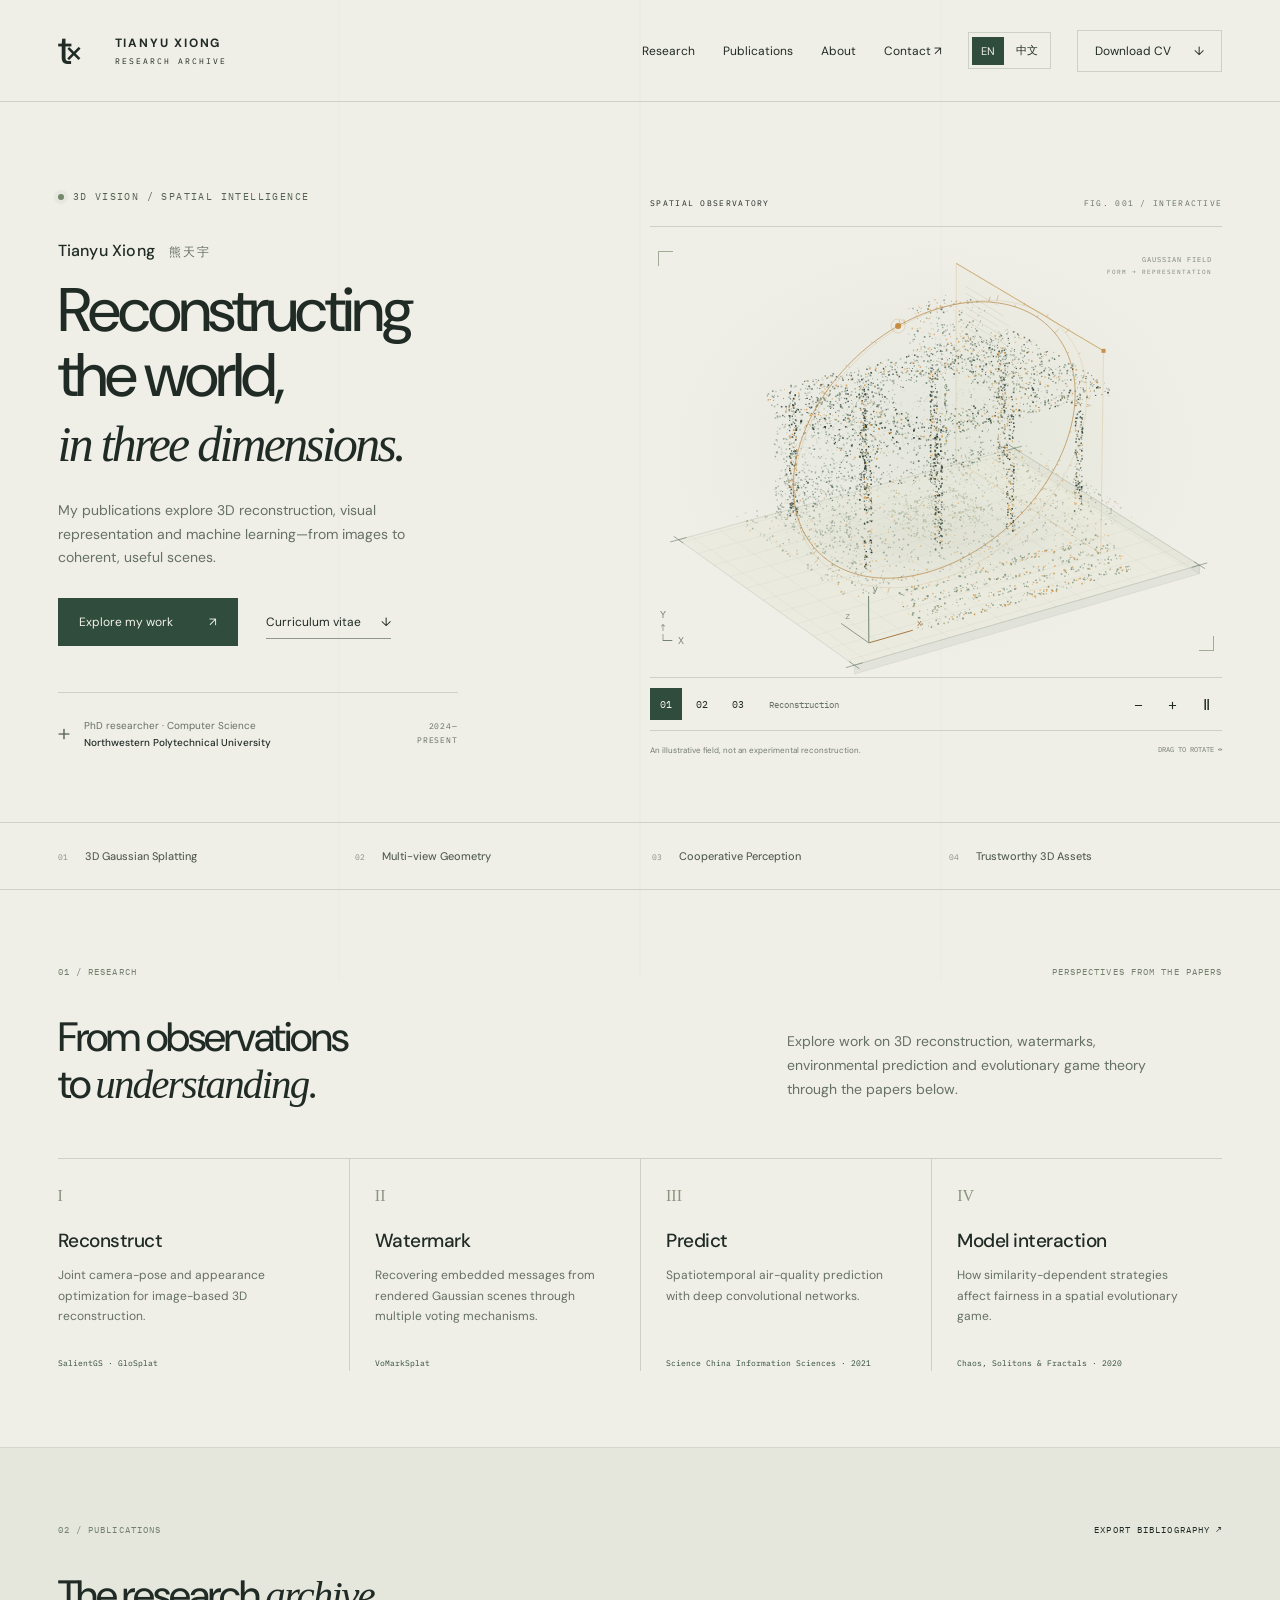
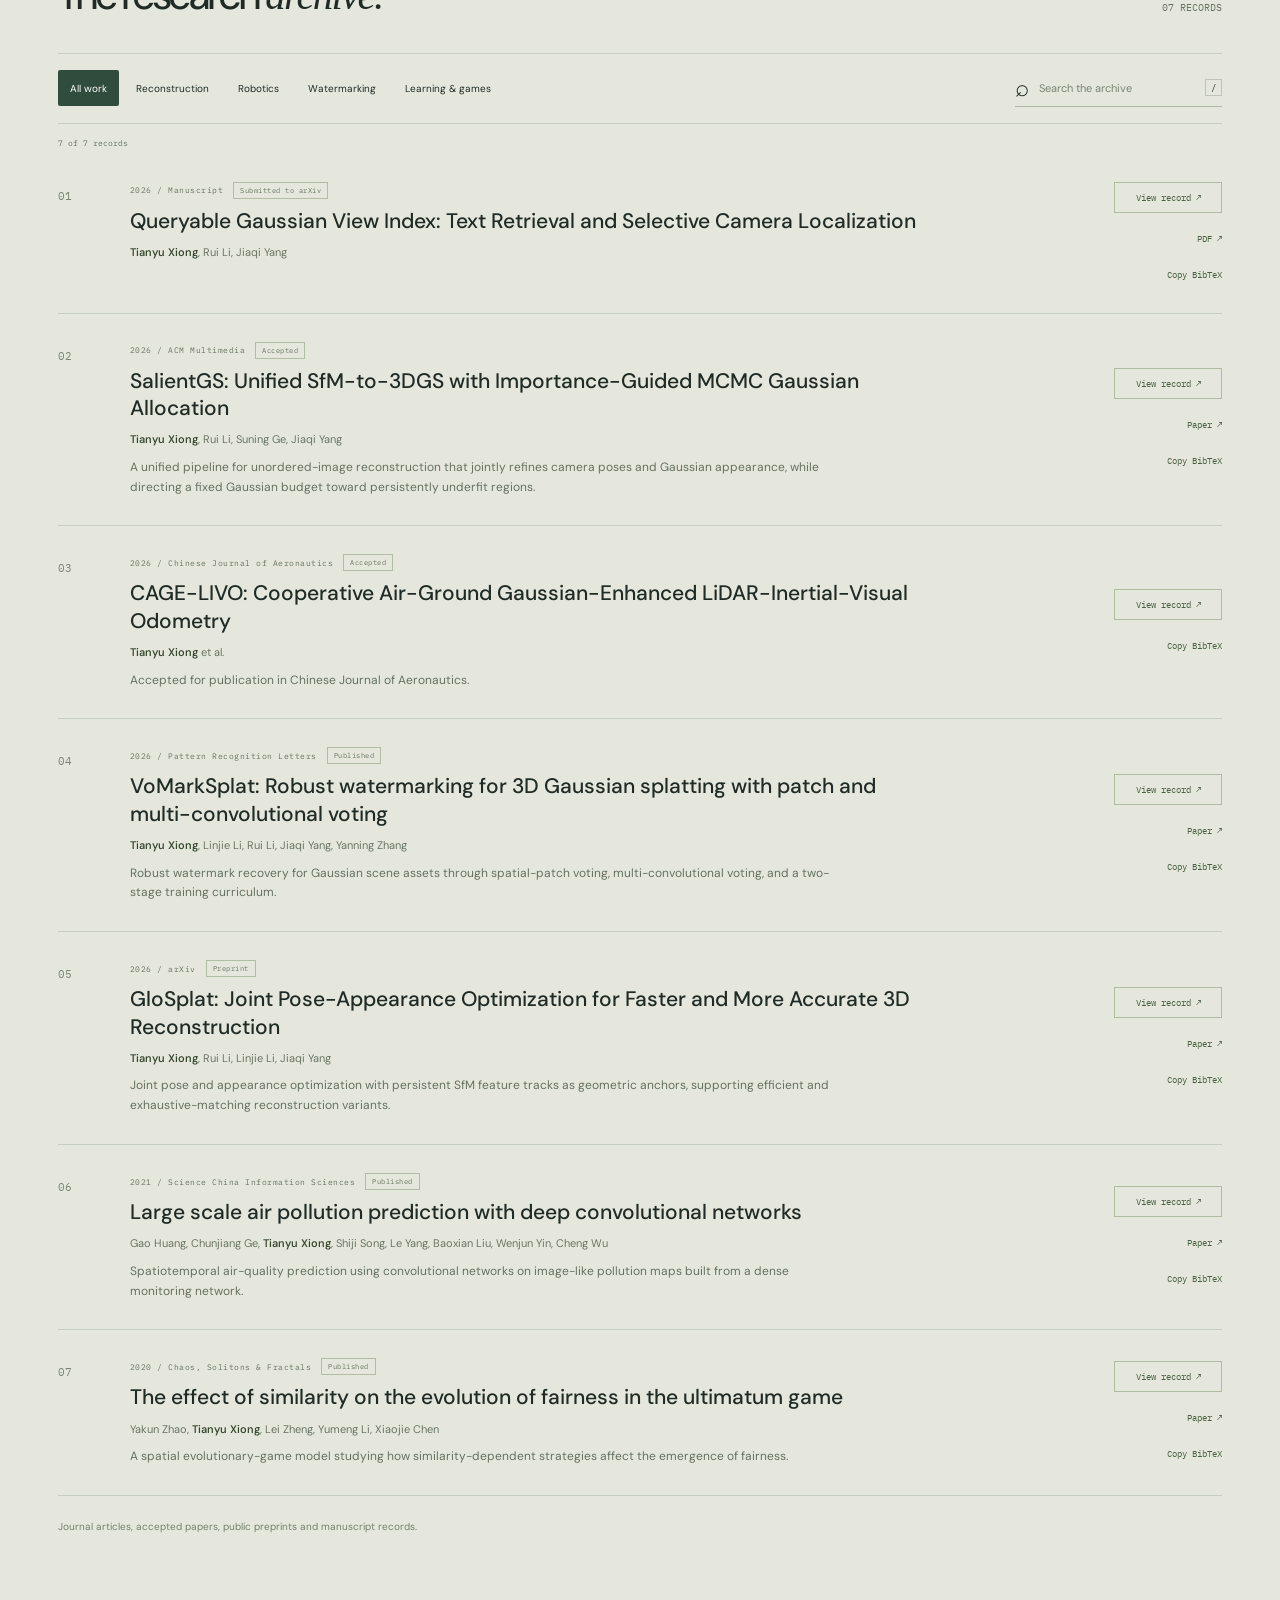
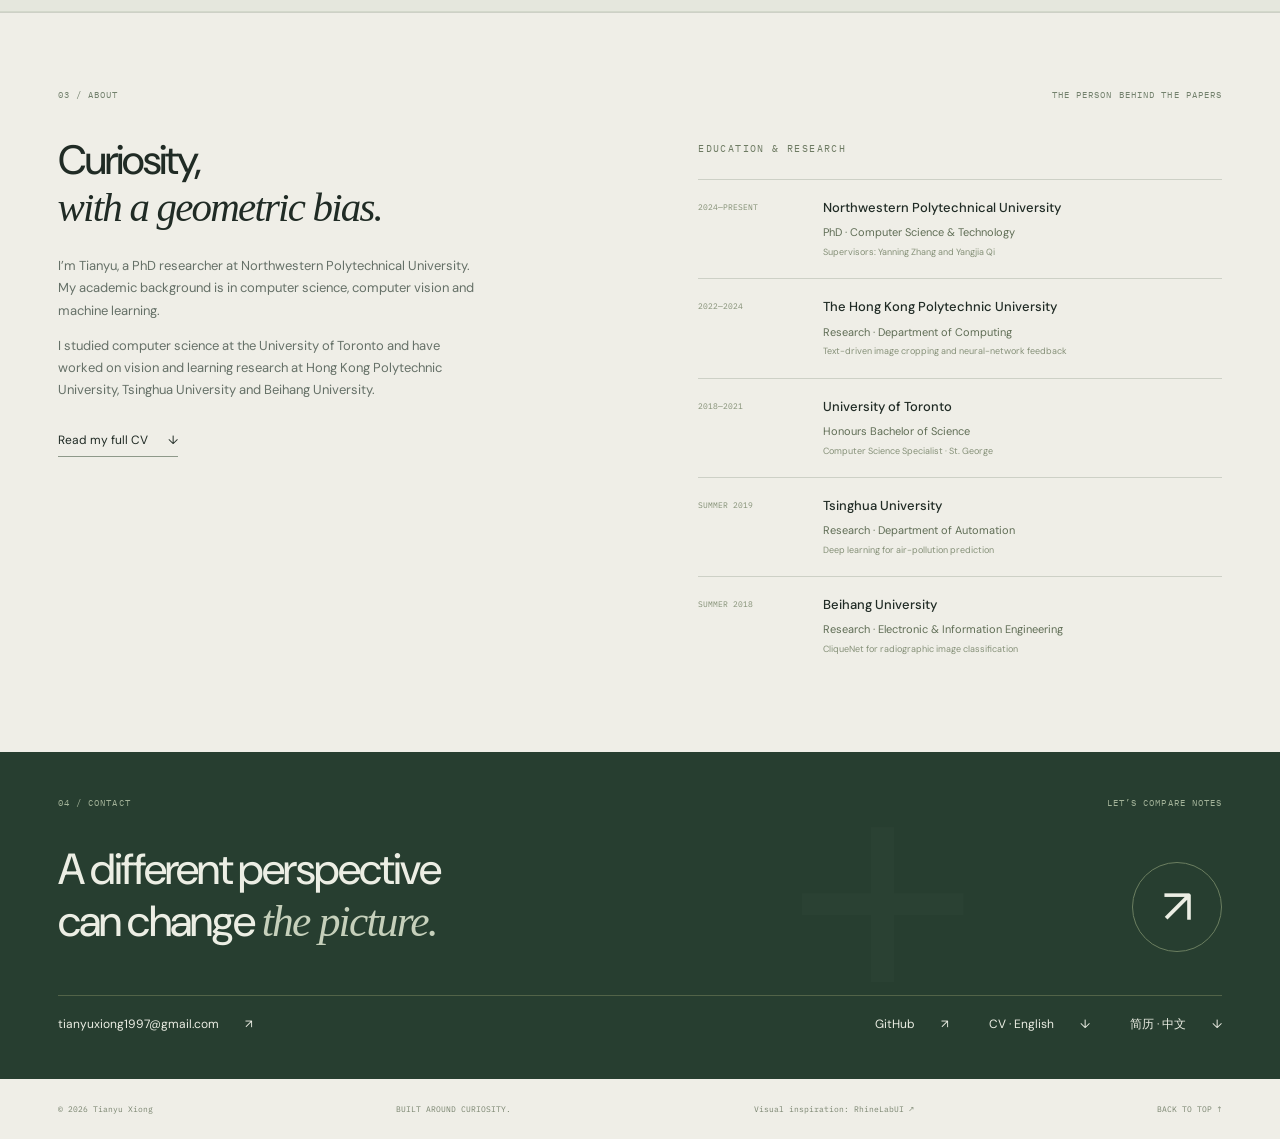
<file: index.html>
<!doctype html>
<html lang="en">
<head>
  <meta charset="utf-8">
  <meta name="viewport" content="width=device-width,initial-scale=1">
  <meta name="theme-color" content="#efeee7">
  <meta name="description" content="Tianyu Xiong — PhD researcher in 3D computer vision at Northwestern Polytechnical University. Gaussian scene representations, reconstruction, cooperative mapping and trustworthy 3D assets.">
  <meta property="og:title" content="Tianyu Xiong · Research Archive">
  <meta property="og:description" content="Exploring how machines reconstruct, represent and understand the three-dimensional world.">
  <meta property="og:type" content="website">
  <title>Tianyu Xiong · Research Archive</title>
  <link rel="canonical" href="https://six-bit-tx.github.io/research/">
  <link rel="alternate" hreflang="en" href="https://six-bit-tx.github.io/research/">
  <link rel="alternate" hreflang="zh-CN" href="https://six-bit-tx.github.io/research/zh.html">
  <link rel="icon" href="assets/favicon.svg" type="image/svg+xml">
  <link rel="stylesheet" href="styles.css">
  <script src="publications.js" defer></script>
  <script src="app.js" defer></script>
  <script src="scene.js" defer></script>
</head>
<body>
  <a class="skip-link" href="#main">Skip to content</a>
  <div class="page-grid" aria-hidden="true"></div>
  <header class="site-header">
    <a class="brand" href="#" aria-label="Tianyu Xiong home"><span class="brand-mark" aria-hidden="true">t<span>×</span></span><span>TIANYU XIONG<small>RESEARCH ARCHIVE</small></span></a>
    <nav aria-label="Main navigation"><a href="#research">Research</a><a href="#publications">Publications</a><a href="#about">About</a><a class="nav-contact" href="#contact">Contact <span aria-hidden="true">↗</span></a></nav>
    <div class="language-switch" role="group" aria-label="Language"><a href="index.html" lang="en" hreflang="en" aria-current="page">EN</a><a href="zh.html" lang="zh-CN" hreflang="zh-CN">中文</a></div>
    <a class="header-cv" href="assets/Tianyu_Xiong_CV.pdf" download>Download CV <span aria-hidden="true">↓</span></a>
  </header>
  <main id="main">
    <section class="hero" aria-labelledby="hero-title">
      <div class="hero-copy">
        <div class="eyebrow"><span class="status-dot"></span> 3D VISION / SPATIAL INTELLIGENCE</div>
        <p class="hero-intro">Tianyu Xiong <span lang="zh">熊天宇</span></p>
        <h1 id="hero-title">Reconstructing<br>the world,<br><span class="serif">in three dimensions.</span></h1>
        <p class="hero-description">My publications explore 3D reconstruction, visual representation and machine learning—from images to coherent, useful scenes.</p>
        <div class="hero-actions"><a class="button button-dark" href="#publications">Explore my work <span aria-hidden="true">↗</span></a><a class="text-link" href="assets/Tianyu_Xiong_CV.pdf" download>Curriculum vitae <span aria-hidden="true">↓</span></a></div>
        <div class="affiliation"><span class="tiny-cross" aria-hidden="true">+</span><span>PhD researcher · Computer Science<br><strong>Northwestern Polytechnical University</strong></span><span class="affiliation-year">2024—<br>PRESENT</span></div>
      </div>
      <div class="hero-visual">
        <div class="scene-topline"><span>SPATIAL OBSERVATORY</span><span class="scene-edition">FIG. 001 / INTERACTIVE</span></div>
        <div id="scene-host" class="scene-host"><canvas id="research-scene" tabindex="0" aria-label="Illustrative interactive 3D scene. Drag horizontally to rotate; use the zoom and motion buttons below."></canvas><div class="scene-corner corner-tl" aria-hidden="true"></div><div class="scene-corner corner-br" aria-hidden="true"></div><span class="scene-axis" aria-hidden="true">Y<br>↑<br>└─ X</span><span class="scene-tag">GAUSSIAN FIELD<br><b>FORM → REPRESENTATION</b></span></div>
        <div class="scene-toolbar"><div class="scene-modes" role="group" aria-label="Illustration mode"><button class="active" data-scene="reconstruction" aria-pressed="true" title="Reconstruction illustration">01</button><button data-scene="mapping" aria-pressed="false" title="Cooperative mapping illustration">02</button><button data-scene="watermark" aria-pressed="false" title="Watermarking illustration">03</button></div><p id="scene-status" aria-live="polite">Reconstruction</p><div class="scene-controls"><button id="scene-zoom-out" aria-label="Zoom out">−</button><button id="scene-zoom-in" aria-label="Zoom in">+</button><button id="motion-toggle" aria-pressed="false" aria-label="Pause animation"><span data-motion-icon aria-hidden="true">Ⅱ</span></button></div></div>
        <p class="scene-disclaimer">An illustrative field, not an experimental reconstruction. <span>DRAG TO ROTATE ↔</span></p>
      </div>
    </section>
    <div class="discipline-strip" aria-label="Research themes"><span>01 <b>3D Gaussian Splatting</b></span><span>02 <b>Multi-view Geometry</b></span><span>03 <b>Cooperative Perception</b></span><span>04 <b>Trustworthy 3D Assets</b></span></div>
    <section id="research" class="research-section section" aria-labelledby="research-title">
      <div class="section-kicker"><span>01 / RESEARCH</span><span>PERSPECTIVES FROM THE PAPERS</span></div>
      <div class="research-heading"><h2 id="research-title">From observations<br>to <span class="serif">understanding.</span></h2><p>Explore work on 3D reconstruction, watermarks, environmental prediction and evolutionary game theory through the papers below.</p></div>
      <div class="research-path">
        <article><span class="path-number">I</span><h3>Reconstruct</h3><p>Joint camera-pose and appearance optimization for image-based 3D reconstruction.</p><span class="path-project">SalientGS · GloSplat</span></article>
        <article><span class="path-number">II</span><h3>Watermark</h3><p>Recovering embedded messages from rendered Gaussian scenes through multiple voting mechanisms.</p><span class="path-project">VoMarkSplat</span></article>
        <article><span class="path-number">III</span><h3>Predict</h3><p>Spatiotemporal air-quality prediction with deep convolutional networks.</p><span class="path-project">Science China Information Sciences · 2021</span></article>
        <article><span class="path-number">IV</span><h3>Model interaction</h3><p>How similarity-dependent strategies affect fairness in a spatial evolutionary game.</p><span class="path-project">Chaos, Solitons &amp; Fractals · 2020</span></article>
      </div>
    </section>
    <section id="publications" class="publications-section section" aria-labelledby="publications-title">
      <div class="section-kicker"><span>02 / PUBLICATIONS</span><a href="assets/publications.bib" download>EXPORT BIBLIOGRAPHY <span aria-hidden="true">↗</span></a></div>
      <div class="publication-heading"><h2 id="publications-title">The research <span class="serif">archive.</span></h2><span class="archive-count" id="archive-total">07 RECORDS</span></div>
      <div class="archive-toolbar"><div class="filter-group" role="group" aria-label="Filter publications"><button class="filter active" data-filter="all" aria-pressed="true">All work</button><button class="filter" data-filter="reconstruction" aria-pressed="false">Reconstruction</button><button class="filter" data-filter="robotics" aria-pressed="false">Robotics</button><button class="filter" data-filter="watermarking" aria-pressed="false">Watermarking</button><button class="filter" data-filter="learning" aria-pressed="false">Learning & games</button></div><label class="search-box"><span aria-hidden="true">⌕</span><input id="paper-search" type="search" placeholder="Search the archive" aria-label="Search papers by title, author or topic"><kbd>/</kbd></label></div>
      <div class="results-summary" id="results-summary" role="status"></div>
      <div id="paper-list" class="paper-list"></div>
      <noscript><p>This interactive archive requires JavaScript. You can read all publications in the <a href="assets/Tianyu_Xiong_CV.pdf">CV</a> or <a href="assets/publications.bib">bibliography</a>.</p></noscript>
      <p class="archive-note">Journal articles, accepted papers, public preprints and manuscript records.</p>
    </section>
    <section id="about" class="about-section section" aria-labelledby="about-title">
      <div class="section-kicker"><span>03 / ABOUT</span><span>THE PERSON BEHIND THE PAPERS</span></div>
      <div class="about-layout"><div class="about-copy"><h2 id="about-title">Curiosity,<br><span class="serif">with a geometric bias.</span></h2><p>I’m Tianyu, a PhD researcher at Northwestern Polytechnical University. My academic background is in computer science, computer vision and machine learning.</p><p>I studied computer science at the University of Toronto and have worked on vision and learning research at Hong Kong Polytechnic University, Tsinghua University and Beihang University.</p><a class="text-link" href="assets/Tianyu_Xiong_CV.pdf" download>Read my full CV <span aria-hidden="true">↓</span></a></div>
      <div class="timeline"><h3 class="eyebrow">EDUCATION & RESEARCH</h3><article><span class="timeline-date">2024—PRESENT</span><div><h4>Northwestern Polytechnical University</h4><p>PhD · Computer Science & Technology</p><small>Supervisors: Yanning Zhang and Yangjia Qi</small></div></article><article><span class="timeline-date">2022—2024</span><div><h4>The Hong Kong Polytechnic University</h4><p>Research · Department of Computing</p><small>Text-driven image cropping and neural-network feedback</small></div></article><article><span class="timeline-date">2018—2021</span><div><h4>University of Toronto</h4><p>Honours Bachelor of Science</p><small>Computer Science Specialist · St. George</small></div></article><article><span class="timeline-date">SUMMER 2019</span><div><h4>Tsinghua University</h4><p>Research · Department of Automation</p><small>Deep learning for air-pollution prediction</small></div></article><article><span class="timeline-date">SUMMER 2018</span><div><h4>Beihang University</h4><p>Research · Electronic & Information Engineering</p><small>CliqueNet for radiographic image classification</small></div></article></div></div>
    </section>
    <section id="contact" class="contact-section section" aria-labelledby="contact-title"><div class="section-kicker"><span>04 / CONTACT</span><span>LET’S COMPARE NOTES</span></div><div class="contact-main"><h2 id="contact-title">A different perspective<br>can change <span class="serif">the picture.</span></h2><a class="contact-arrow" href="mailto:tianyuxiong1997@gmail.com" aria-label="Email Tianyu Xiong">↗</a></div><div class="contact-links"><a href="mailto:tianyuxiong1997@gmail.com">tianyuxiong1997@gmail.com <span>↗</span></a><a href="https://github.com/Six-Bit-TX" target="_blank" rel="noopener noreferrer">GitHub <span>↗</span></a><a href="assets/Tianyu_Xiong_CV.pdf" download>CV · English <span>↓</span></a><a href="assets/Tianyu_Xiong_CV_zh.pdf" download lang="zh-CN">简历 · 中文 <span>↓</span></a></div></section>
  </main>
  <footer><span>© 2026 Tianyu Xiong</span><span>BUILT AROUND CURIOSITY.</span><a href="https://github.com/LBEILC/RhineLabUI" target="_blank" rel="noopener noreferrer">Visual inspiration: RhineLabUI ↗</a><a href="#" aria-label="Back to top">BACK TO TOP ↑</a></footer>
  <dialog id="paper-dialog" aria-labelledby="dialog-title"><div class="dialog-shell"><div class="dialog-top"><span class="eyebrow">RESEARCH RECORD</span><button id="dialog-close" class="close-button" aria-label="Close paper details">×</button></div><div id="dialog-content"></div></div></dialog>
  <div id="toast" role="status" class="toast"></div>
</body>
</html>
</file>
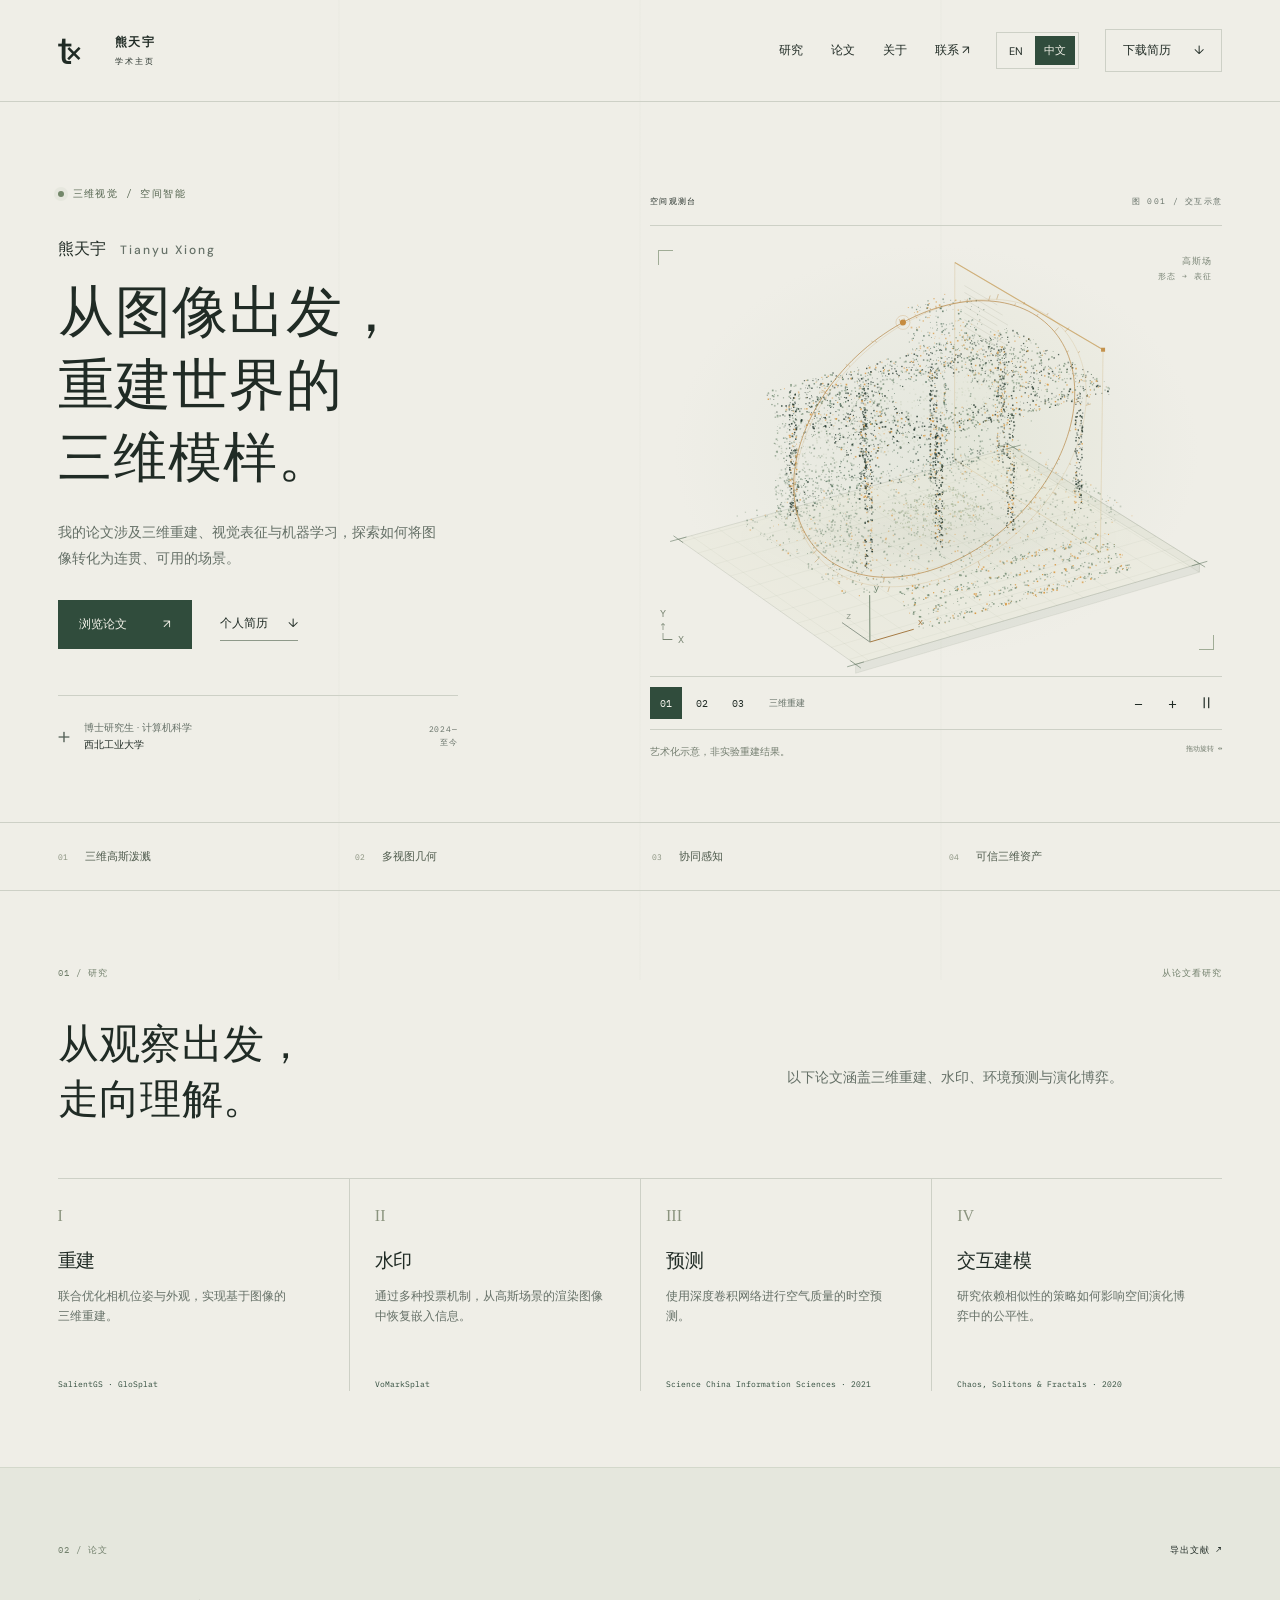
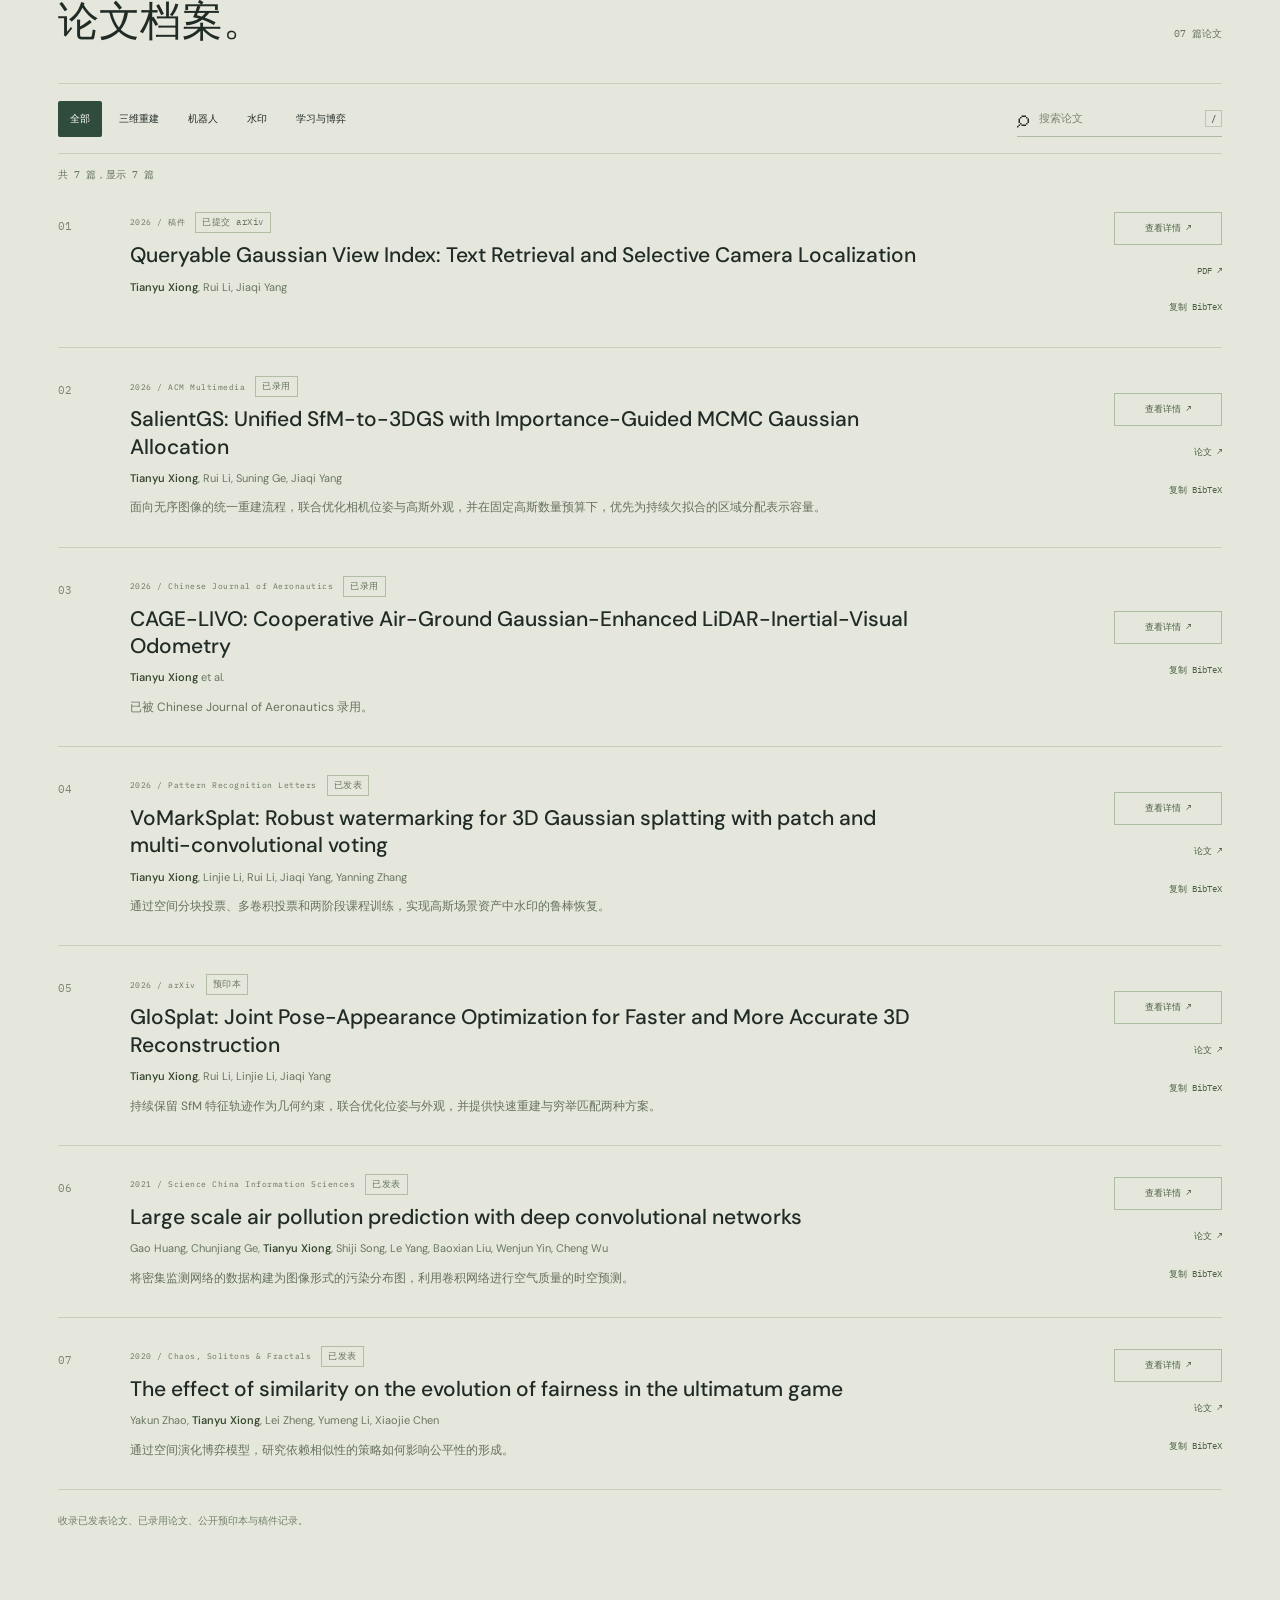
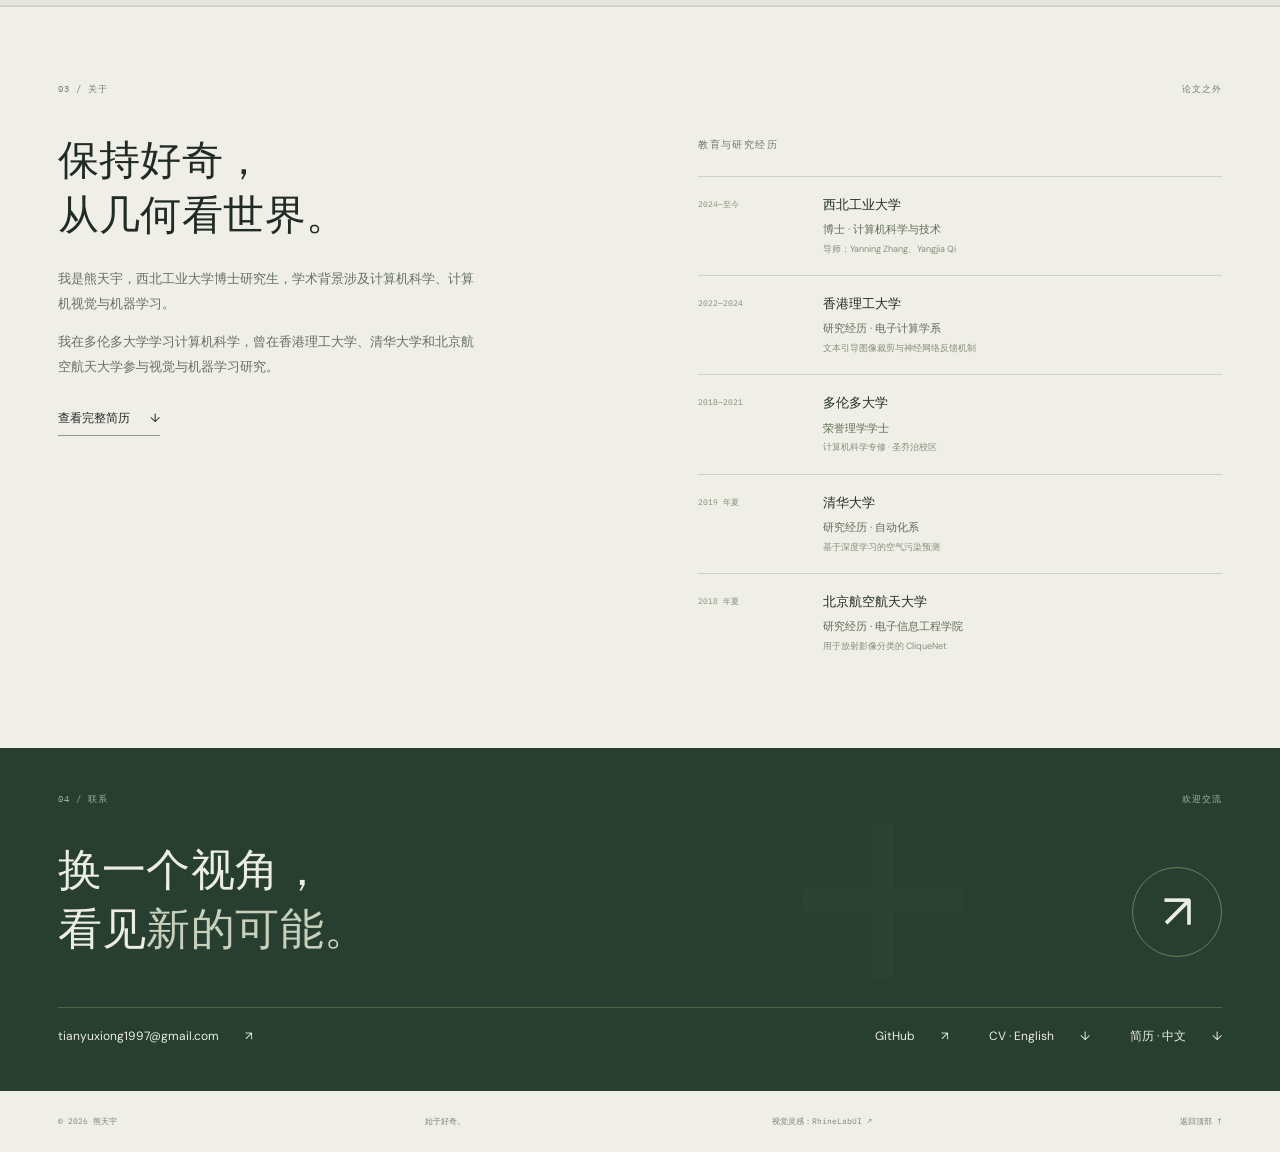
<file: zh.html>
<!doctype html>
<html lang="zh-CN">
<head>
  <meta charset="utf-8">
  <meta name="viewport" content="width=device-width,initial-scale=1">
  <meta name="theme-color" content="#efeee7">
  <meta name="description" content="熊天宇，西北工业大学计算机科学与技术博士研究生。个人学术主页，收录学术论文、教育经历与研究经历。">
  <meta property="og:title" content="熊天宇 · 学术主页">
  <meta property="og:description" content="从图像出发，探索三维世界的重建、表达与理解。">
  <meta property="og:type" content="website">
  <title>熊天宇 · 学术主页</title>
  <link rel="canonical" href="https://six-bit-tx.github.io/research/zh.html">
  <link rel="alternate" hreflang="en" href="https://six-bit-tx.github.io/research/">
  <link rel="alternate" hreflang="zh-CN" href="https://six-bit-tx.github.io/research/zh.html">
  <link rel="icon" href="assets/favicon.svg" type="image/svg+xml">
  <link rel="stylesheet" href="styles.css">
  <script src="publications.js" defer></script>
  <script src="app.js" defer></script>
  <script src="scene.js" defer></script>
</head>
<body>
  <a class="skip-link" href="#main">跳至正文</a>
  <div class="page-grid" aria-hidden="true"></div>
  <header class="site-header">
    <a class="brand" href="#" aria-label="熊天宇主页"><span class="brand-mark" aria-hidden="true">t<span>×</span></span><span>熊天宇<small>学术主页</small></span></a>
    <nav aria-label="主导航"><a href="#research">研究</a><a href="#publications">论文</a><a href="#about">关于</a><a class="nav-contact" href="#contact">联系 <span aria-hidden="true">↗</span></a></nav>
    <div class="language-switch" role="group" aria-label="语言切换"><a href="index.html" lang="en" hreflang="en">EN</a><a href="zh.html" lang="zh-CN" hreflang="zh-CN" aria-current="page">中文</a></div>
    <a class="header-cv" href="assets/Tianyu_Xiong_CV_zh.pdf" download>下载简历 <span aria-hidden="true">↓</span></a>
  </header>
  <main id="main">
    <section class="hero" aria-labelledby="hero-title">
      <div class="hero-copy">
        <div class="eyebrow"><span class="status-dot"></span> 三维视觉 / 空间智能</div>
        <p class="hero-intro">熊天宇 <span lang="en">Tianyu Xiong</span></p>
        <h1 id="hero-title">从图像出发，<br>重建世界的<br><span class="serif">三维模样。</span></h1>
        <p class="hero-description">我的论文涉及三维重建、视觉表征与机器学习，探索如何将图像转化为连贯、可用的场景。</p>
        <div class="hero-actions"><a class="button button-dark" href="#publications">浏览论文 <span aria-hidden="true">↗</span></a><a class="text-link" href="assets/Tianyu_Xiong_CV_zh.pdf" download>个人简历 <span aria-hidden="true">↓</span></a></div>
        <div class="affiliation"><span class="tiny-cross" aria-hidden="true">+</span><span>博士研究生 · 计算机科学<br><strong>西北工业大学</strong></span><span class="affiliation-year">2024—<br>至今</span></div>
      </div>
      <div class="hero-visual">
        <div class="scene-topline"><span>空间观测台</span><span class="scene-edition">图 001 / 交互示意</span></div>
        <div id="scene-host" class="scene-host"><canvas id="research-scene" tabindex="0" aria-label="三维交互示意图。拖动或使用方向键旋转；加减键缩放，空格键暂停或继续动画。"></canvas><div class="scene-corner corner-tl" aria-hidden="true"></div><div class="scene-corner corner-br" aria-hidden="true"></div><span class="scene-axis" aria-hidden="true">Y<br>↑<br>└─ X</span><span class="scene-tag">高斯场<br><b>形态 → 表征</b></span></div>
        <div class="scene-toolbar"><div class="scene-modes" role="group" aria-label="示意图模式"><button class="active" data-scene="reconstruction" aria-pressed="true" title="三维重建示意">01</button><button data-scene="mapping" aria-pressed="false" title="协同建图示意">02</button><button data-scene="watermark" aria-pressed="false" title="水印示意">03</button></div><p id="scene-status" aria-live="polite">三维重建</p><div class="scene-controls"><button id="scene-zoom-out" aria-label="缩小">−</button><button id="scene-zoom-in" aria-label="放大">+</button><button id="motion-toggle" aria-pressed="false" aria-label="暂停动画"><span data-motion-icon aria-hidden="true">Ⅱ</span></button></div></div>
        <p class="scene-disclaimer">艺术化示意，非实验重建结果。 <span>拖动旋转 ↔</span></p>
      </div>
    </section>
    <div class="discipline-strip" aria-label="论文主题"><span>01 <b>三维高斯泼溅</b></span><span>02 <b>多视图几何</b></span><span>03 <b>协同感知</b></span><span>04 <b>可信三维资产</b></span></div>
    <section id="research" class="research-section section" aria-labelledby="research-title">
      <div class="section-kicker"><span>01 / 研究</span><span>从论文看研究</span></div>
      <div class="research-heading"><h2 id="research-title">从观察出发，<br>走向<span class="serif">理解。</span></h2><p>以下论文涵盖三维重建、水印、环境预测与演化博弈。</p></div>
      <div class="research-path">
        <article><span class="path-number">I</span><h3>重建</h3><p>联合优化相机位姿与外观，实现基于图像的三维重建。</p><span class="path-project">SalientGS · GloSplat</span></article>
        <article><span class="path-number">II</span><h3>水印</h3><p>通过多种投票机制，从高斯场景的渲染图像中恢复嵌入信息。</p><span class="path-project">VoMarkSplat</span></article>
        <article><span class="path-number">III</span><h3>预测</h3><p>使用深度卷积网络进行空气质量的时空预测。</p><span class="path-project">Science China Information Sciences · 2021</span></article>
        <article><span class="path-number">IV</span><h3>交互建模</h3><p>研究依赖相似性的策略如何影响空间演化博弈中的公平性。</p><span class="path-project">Chaos, Solitons &amp; Fractals · 2020</span></article>
      </div>
    </section>
    <section id="publications" class="publications-section section" aria-labelledby="publications-title">
      <div class="section-kicker"><span>02 / 论文</span><a href="assets/publications.bib" download>导出文献 <span aria-hidden="true">↗</span></a></div>
      <div class="publication-heading"><h2 id="publications-title">论文<span class="serif">档案。</span></h2><span class="archive-count" id="archive-total">07 篇论文</span></div>
      <div class="archive-toolbar"><div class="filter-group" role="group" aria-label="筛选论文"><button class="filter active" data-filter="all" aria-pressed="true">全部</button><button class="filter" data-filter="reconstruction" aria-pressed="false">三维重建</button><button class="filter" data-filter="robotics" aria-pressed="false">机器人</button><button class="filter" data-filter="watermarking" aria-pressed="false">水印</button><button class="filter" data-filter="learning" aria-pressed="false">学习与博弈</button></div><label class="search-box"><span aria-hidden="true">⌕</span><input id="paper-search" type="search" placeholder="搜索论文" aria-label="按标题、作者或主题搜索论文"><kbd>/</kbd></label></div>
      <div class="results-summary" id="results-summary" role="status"></div>
      <div id="paper-list" class="paper-list"></div>
      <noscript><p>交互式论文列表需要启用 JavaScript。全部论文也可在<a href="assets/Tianyu_Xiong_CV_zh.pdf">中文简历</a>或<a href="assets/publications.bib">文献列表</a>中查看。</p></noscript>
      <p class="archive-note">收录已发表论文、已录用论文、公开预印本与稿件记录。</p>
    </section>
    <section id="about" class="about-section section" aria-labelledby="about-title">
      <div class="section-kicker"><span>03 / 关于</span><span>论文之外</span></div>
      <div class="about-layout"><div class="about-copy"><h2 id="about-title">保持好奇，<br><span class="serif">从几何看世界。</span></h2><p>我是熊天宇，西北工业大学博士研究生，学术背景涉及计算机科学、计算机视觉与机器学习。</p><p>我在多伦多大学学习计算机科学，曾在香港理工大学、清华大学和北京航空航天大学参与视觉与机器学习研究。</p><a class="text-link" href="assets/Tianyu_Xiong_CV_zh.pdf" download>查看完整简历 <span aria-hidden="true">↓</span></a></div>
      <div class="timeline"><h3 class="eyebrow">教育与研究经历</h3><article><span class="timeline-date">2024—至今</span><div><h4>西北工业大学</h4><p>博士 · 计算机科学与技术</p><small>导师：Yanning Zhang、Yangjia Qi</small></div></article><article><span class="timeline-date">2022—2024</span><div><h4>香港理工大学</h4><p>研究经历 · 电子计算学系</p><small>文本引导图像裁剪与神经网络反馈机制</small></div></article><article><span class="timeline-date">2018—2021</span><div><h4>多伦多大学</h4><p>荣誉理学学士</p><small>计算机科学专修 · 圣乔治校区</small></div></article><article><span class="timeline-date">2019 年夏</span><div><h4>清华大学</h4><p>研究经历 · 自动化系</p><small>基于深度学习的空气污染预测</small></div></article><article><span class="timeline-date">2018 年夏</span><div><h4>北京航空航天大学</h4><p>研究经历 · 电子信息工程学院</p><small>用于放射影像分类的 CliqueNet</small></div></article></div></div>
    </section>
    <section id="contact" class="contact-section section" aria-labelledby="contact-title"><div class="section-kicker"><span>04 / 联系</span><span>欢迎交流</span></div><div class="contact-main"><h2 id="contact-title">换一个视角，<br>看见<span class="serif">新的可能。</span></h2><a class="contact-arrow" href="mailto:tianyuxiong1997@gmail.com" aria-label="给熊天宇发送邮件">↗</a></div><div class="contact-links"><a href="mailto:tianyuxiong1997@gmail.com">tianyuxiong1997@gmail.com <span>↗</span></a><a href="https://github.com/Six-Bit-TX" target="_blank" rel="noopener noreferrer">GitHub <span>↗</span></a><a href="assets/Tianyu_Xiong_CV.pdf" download lang="en">CV · English <span>↓</span></a><a href="assets/Tianyu_Xiong_CV_zh.pdf" download lang="zh-CN">简历 · 中文 <span>↓</span></a></div></section>
  </main>
  <footer><span>© 2026 熊天宇</span><span>始于好奇。</span><a href="https://github.com/LBEILC/RhineLabUI" target="_blank" rel="noopener noreferrer">视觉灵感：RhineLabUI ↗</a><a href="#" aria-label="返回顶部">返回顶部 ↑</a></footer>
  <dialog id="paper-dialog" aria-labelledby="dialog-title"><div class="dialog-shell"><div class="dialog-top"><span class="eyebrow">论文详情</span><button id="dialog-close" class="close-button" aria-label="关闭论文详情">×</button></div><div id="dialog-content"></div></div></dialog>
  <div id="toast" role="status" class="toast"></div>
</body>
</html>
</file>
<file: styles.css>
@import url('https://fonts.googleapis.com/css2?family=DM+Sans:wght@400;450;500;550;600;650;700&family=IBM+Plex+Mono:wght@400;500&display=swap');
:root{--paper:#efeee7;--ink:#202b25;--muted:#657067;--rule:#cdd0c6;--green:#304c3c;--amber:#b67b35;--mono:'IBM Plex Mono',monospace;--sans:'DM Sans',Arial,sans-serif;--serif:Georgia,'Times New Roman',serif}*{box-sizing:border-box}html{scroll-behavior:smooth;scroll-padding-top:100px}body{margin:0;background:var(--paper);color:var(--ink);font-family:var(--sans);font-size:15px;-webkit-font-smoothing:antialiased}a{color:inherit;text-decoration:none}button,input{font:inherit}button,a,input,canvas{ -webkit-tap-highlight-color:transparent}button{cursor:pointer}button:disabled{cursor:default}a:focus-visible,button:focus-visible,input:focus-visible,canvas:focus-visible{outline:2px solid var(--amber);outline-offset:5px}::selection{background:#d4ddca}button{color:inherit}p{line-height:1.7}h1,h2,h3,h4,p{margin-top:0}.serif{font-family:var(--serif);font-weight:400;font-style:italic}.page-grid{position:absolute;inset:0 38px auto;height:980px;z-index:-1;background:linear-gradient(90deg,transparent calc(25% - 1px),#9caa9510 25%,transparent calc(25% + 1px),transparent calc(50% - 1px),#9caa9510 50%,transparent calc(50% + 1px),transparent calc(75% - 1px),#9caa9510 75%,transparent calc(75% + 1px));pointer-events:none}.skip-link{position:fixed;top:-100px;left:20px;z-index:100;background:var(--ink);color:white;padding:12px}.skip-link:focus{top:10px}.site-header{max-width:1600px;margin:auto;min-height:102px;padding:24px 4.5%;display:flex;align-items:center;border-bottom:1px solid var(--rule);gap:40px}.brand{display:flex;gap:14px;align-items:center;font-size:12px;font-weight:700;letter-spacing:1.8px;white-space:nowrap}.brand small{display:block;font-family:var(--mono);font-weight:400;font-size:8px;letter-spacing:2px;margin-top:5px}.brand-mark{font-size:41px;font-weight:450;letter-spacing:-8px;line-height:1;width:43px}.brand-mark span{font-size:36px;font-weight:400}.site-header nav{display:flex;gap:28px;margin-left:auto;font-size:12px}.site-header nav a{position:relative;padding:10px 0}.site-header nav a:after{content:'';position:absolute;bottom:3px;left:0;width:0;height:1px;background:var(--green);transition:width .2s}.site-header nav a:hover:after{width:100%}.header-cv{font-size:12px;border:1px solid var(--rule);padding:12px 17px;white-space:nowrap}.header-cv span{margin-left:20px}.header-cv:hover{background:#e1e4d9}main{max-width:1600px;margin:auto}.hero{display:grid;grid-template-columns:1fr 1fr;gap:20px;padding:67px 4.5% 47px;min-height:720px;align-items:center}.eyebrow,.section-kicker{font-family:var(--mono);font-size:10px;letter-spacing:1.4px}.hero .eyebrow{display:flex;align-items:center;gap:9px;margin-bottom:34px;color:#54644f}.status-dot{height:6px;width:6px;background:#73876a;border-radius:50%;box-shadow:0 0 0 4px #73876a12}.hero-intro{font-size:16px;font-weight:500;letter-spacing:.2px;margin-bottom:14px}.hero-intro span{font-size:12px;color:var(--muted);margin-left:10px;letter-spacing:2px}h1{font-size:clamp(42px,4.8vw,76px);line-height:1.055;letter-spacing:-3px;font-weight:450;margin-bottom:26px}h1 .serif{font-size:.81em;letter-spacing:-2.7px;white-space:nowrap}.hero-description{font-size:14px;color:var(--muted);max-width:385px;margin-bottom:28px}.hero-actions{display:flex;align-items:center;gap:28px;margin-bottom:46px}.button{display:inline-flex;justify-content:space-between;align-items:center;gap:36px;font-size:12px;padding:15px 20px;border:1px solid var(--green);transition:background .2s,transform .2s}.button:hover{transform:translateY(-2px)}.button-dark{background:var(--green);color:#f4f3ea}.button-dark:hover{background:#1b3527}.text-link{display:inline-flex;gap:20px;font-size:12px;border-bottom:1px solid #8e998a;padding:8px 0}.text-link:hover{color:var(--amber)}.affiliation{display:flex;gap:14px;font-size:10px;line-height:1.7;align-items:center;max-width:400px;padding-top:20px;border-top:1px solid var(--rule);color:var(--muted)}.affiliation strong{font-weight:500;color:var(--ink)}.tiny-cross{font-size:24px;font-weight:300}.affiliation-year{margin-left:auto;font-family:var(--mono);font-size:8px;text-align:right;letter-spacing:.8px}.hero-visual{align-self:stretch;display:flex;flex-direction:column;justify-content:center;min-width:0;padding-top:12px}.scene-topline{display:flex;justify-content:space-between;gap:15px;font-family:var(--mono);font-size:8px;letter-spacing:1.3px;padding:0 0 18px;border-bottom:1px solid var(--rule)}.scene-edition{color:var(--muted)}.scene-host{position:relative;height:450px;isolation:isolate;background:radial-gradient(ellipse at center,#d9dfd280,transparent 65%)}canvas{display:block;width:100%;height:100%;touch-action:pan-y}.scene-corner{position:absolute;width:15px;height:15px;pointer-events:none}.corner-tl{top:24px;left:8px;border-top:1px solid #a0ac96;border-left:1px solid #a0ac96}.corner-br{right:8px;bottom:26px;border-right:1px solid #a0ac96;border-bottom:1px solid #a0ac96}.scene-axis{position:absolute;bottom:30px;left:10px;font-family:var(--mono);font-size:10px;line-height:1.3;color:#778371;pointer-events:none}.scene-tag{position:absolute;top:27px;right:10px;font-family:var(--mono);font-size:7px;line-height:1.7;letter-spacing:1px;text-align:right;color:#7b8677;pointer-events:none}.scene-tag b{font-weight:400;font-size:6px}.scene-toolbar{display:flex;align-items:center;border-top:1px solid var(--rule);border-bottom:1px solid var(--rule);padding:10px 0;gap:15px}.scene-modes{display:flex;gap:4px}.scene-modes button,.scene-controls button{border:0;background:transparent;width:32px;height:32px;font-family:var(--mono);font-size:10px}.scene-modes button:hover,.scene-controls button:hover{background:#dfe3d7}.scene-modes button.active{background:var(--green);color:#f5f4ed}.scene-toolbar p{margin:0;font-family:var(--mono);font-size:9px;color:var(--muted)}.scene-controls{display:flex;margin-left:auto;gap:2px}.scene-controls button{font-size:15px}.scene-disclaimer{display:flex;justify-content:space-between;font-size:8px;color:#737d6f;margin:13px 0 0;gap:10px}.scene-disclaimer span{font-family:var(--mono);font-size:7px;white-space:nowrap}.discipline-strip{display:grid;grid-template-columns:repeat(4,1fr);padding:26px 4.5%;gap:24px;border-block:1px solid var(--rule);font-family:var(--mono);font-size:8px;color:#89917f}.discipline-strip b{font-family:var(--sans);font-size:11px;font-weight:450;margin-left:12px;color:#4e5a4c}.section{padding:76px 4.5%;scroll-margin-top:15px}.section-kicker{display:flex;justify-content:space-between;gap:20px;font-size:9px;color:#73816d;letter-spacing:1.1px;margin-bottom:37px}.section-kicker a{color:var(--ink)}.section-kicker a:hover{color:var(--amber)}h2{font-weight:450;font-size:clamp(32px,3.2vw,50px);letter-spacing:-1.8px;line-height:1.15;margin-bottom:24px}.research-heading{display:grid;grid-template-columns:1.3fr 1fr;gap:14%;align-items:center;margin-bottom:26px}.research-heading p{font-size:14px;color:var(--muted);max-width:375px}.research-path{display:grid;grid-template-columns:repeat(4,1fr);border-top:1px solid var(--rule)}.research-path article{padding:27px 25px 0 0;position:relative}.research-path article+article{border-left:1px solid var(--rule);padding-left:25px}.path-number{font-family:var(--serif);font-size:16px;color:#8b947f}.research-path h3{font-size:19px;font-weight:500;margin:22px 0 12px;letter-spacing:-.5px}.research-path p{font-size:12px;color:var(--muted);min-height:64px;max-width:230px}.path-project{display:block;font-family:var(--mono);font-size:8px;line-height:1.8;color:var(--green);padding-top:15px}.small-status{font-family:var(--mono);font-size:7px;letter-spacing:.6px;color:#66755e;border:1px solid #bdc6b5;padding:4px 6px;white-space:nowrap}.path-project .small-status{margin-left:5px;font-size:6px}.publications-section{background:#e5e7dd;border-block:1px solid #d3d8cb}.publication-heading{display:flex;justify-content:space-between;align-items:center;gap:20px}.archive-count{font-family:var(--mono);font-size:10px;color:#69735f;white-space:nowrap}.archive-toolbar{display:flex;gap:20px;justify-content:space-between;align-items:center;border-block:1px solid #c6cebd;margin-top:10px;padding:16px 0}.filter-group{display:flex;gap:5px;flex-wrap:wrap}.filter{background:transparent;border:0;padding:9px 12px;font-size:10px;min-height:36px;border-radius:2px}.filter:hover{background:#d4dccb}.filter.active{background:var(--green);color:#fff}.search-box{display:flex;gap:8px;align-items:center;border-bottom:1px solid #aeb9a4;max-width:220px;padding:6px 0}.search-box>span{font-size:24px;line-height:1}.search-box input{border:0;background:transparent;width:160px;min-width:0;font-size:11px;outline-offset:2px;color:var(--ink)}.search-box input::placeholder{color:#7a8472}.search-box kbd{font-family:var(--mono);font-size:9px;padding:2px 5px;border:1px solid #bdc6b5}.results-summary{font-family:var(--mono);font-size:8px;padding-top:14px;color:#687660;min-height:30px}.paper{display:grid;grid-template-columns:54px 1fr 134px;gap:18px;padding:28px 0;border-bottom:1px solid #c6cebd;position:relative}.paper-number{font-family:var(--mono);font-size:11px;color:#798570;padding-top:7px}.paper-meta{display:flex;align-items:center;flex-wrap:wrap;gap:10px;margin-bottom:9px;font-family:var(--mono);font-size:8px;letter-spacing:.5px;color:#68745e}.paper-status{border:1px solid #b2bda5;padding:3px 6px;font-size:7px;letter-spacing:.5px}.paper h3{font-size:21px;line-height:1.3;letter-spacing:-.6px;font-weight:500;max-width:800px;margin-bottom:9px}.paper h3 button{font:inherit;text-align:left;color:inherit;border:0;background:none;padding:0}.paper h3 button:hover{text-decoration:underline;text-decoration-thickness:1px;text-underline-offset:5px}.paper-authors{font-size:11px;color:#6a7563;margin-bottom:9px;line-height:1.6}.paper-authors strong{font-weight:550;color:#35462d}.paper-summary{font-size:12px;line-height:1.65;max-width:720px;color:#66715f;margin-bottom:0}.paper-actions{display:flex;flex-direction:column;align-items:flex-end;justify-content:center;gap:15px}.paper-actions a,.paper-actions button{font-family:var(--mono);font-size:9px;color:#4b6041;border:0;background:none;padding:5px 0}.paper-actions a:hover,.paper-actions button:hover{color:#95642c;text-decoration:underline;text-underline-offset:4px}.paper-actions .record-open{border:1px solid #aebca1;padding:9px 12px;min-width:108px;text-align:center}.empty-state{padding:45px;text-align:center;font-size:14px;color:var(--muted)}.empty-state button{background:transparent;border:0;border-bottom:1px solid;padding:4px}.archive-note{font-size:10px;color:#748069;margin:22px 0 0}.project-grid{display:grid;grid-template-columns:1fr 1fr;gap:30px;margin-top:34px}.project{padding:28px 30px 23px;border:1px solid var(--rule);background:linear-gradient(140deg,#f8f7f033,#e5e8dc66)}.project-top{display:flex;justify-content:space-between;align-items:center;margin-bottom:34px;min-height:44px}.project h3{font-size:25px;letter-spacing:-.8px;font-weight:500;margin-bottom:6px}.project-subtitle{font-family:var(--serif);font-size:20px;font-style:italic;color:#77836a;margin-bottom:22px}.project p:not(.project-subtitle){font-size:12px;color:var(--muted);max-width:490px}.project .project-boundary{font-size:10px!important;border-left:2px solid #bcc7ae;padding-left:12px;line-height:1.65}.project-tags{border-top:1px solid var(--rule);padding-top:15px;display:flex;flex-wrap:wrap;gap:18px;font-family:var(--mono);font-size:8px;color:#6f7d63}.project-icon{position:relative;display:block;width:55px;height:38px}.icon-layers i{position:absolute;left:8px;top:0;width:36px;height:24px;border:1px solid #798e6a;transform:rotate(-30deg) skew(25deg);background:#e1e5d8b3}.icon-layers i:nth-child(2){top:9px}.icon-layers i:nth-child(3){top:18px;background:#d6dec8b3}.icon-swarm{border:1px dashed #a5b696;border-radius:50%;width:47px;height:47px;margin-left:5px}.icon-swarm:after{content:'+';position:absolute;inset:0;display:grid;place-items:center;color:var(--amber)}.icon-swarm i{position:absolute;width:9px;height:9px;border:1px solid #6e835f;background:#c3d0b6;transform:rotate(45deg);top:-4px;left:18px}.icon-swarm i:nth-child(2){top:18px;left:-5px}.icon-swarm i:nth-child(3){top:18px;left:39px}.icon-swarm i:nth-child(4){top:39px}.about-section{border-top:1px solid var(--rule)}.about-layout{display:grid;grid-template-columns:1fr 1fr;gap:10%}.about-copy>p{font-size:13px;color:var(--muted);max-width:420px}.about-copy .about-interests{font-family:var(--serif);font-style:italic;font-size:18px;color:#7a866e;margin:26px 0}.about-copy .text-link{margin-top:10px}.timeline>h3{font-weight:400;margin:5px 0 24px;color:#6e7b63}.timeline article{border-top:1px solid var(--rule);padding:19px 0;display:grid;grid-template-columns:110px 1fr;gap:15px}.timeline-date{font-family:var(--mono);font-size:8px;color:#849076;padding-top:3px}.timeline h4{font-size:13px;font-weight:500;margin-bottom:6px;line-height:1.4}.timeline p{font-size:11px;color:#5f6d55;margin-bottom:3px}.timeline small{font-size:9px;color:#859078;line-height:1.6;display:block}.contact-section{background:#273e30;color:#eceee4;padding-top:45px;padding-bottom:46px;position:relative;overflow:hidden}.contact-section:after{content:'+';position:absolute;right:24%;top:-45px;font-size:360px;line-height:1;font-weight:300;color:#ffffff04;pointer-events:none}.contact-section .section-kicker{color:#a2b298;margin-bottom:35px}.contact-main{display:flex;justify-content:space-between;gap:40px;align-items:center}.contact-main h2{font-size:clamp(30px,3.4vw,53px);line-height:1.2}.contact-main .serif{color:#c6d0bb}.contact-arrow{display:grid;place-items:center;font-size:48px;width:90px;height:90px;border:1px solid #6b7e60;border-radius:50%;flex-shrink:0;transition:background .2s}.contact-arrow:hover{background:#47613b}.contact-links{border-top:1px solid #526348;margin-top:24px;padding-top:20px;display:flex;gap:40px;font-size:12px;flex-wrap:wrap}.contact-links a{display:flex;gap:26px;justify-content:space-between}.contact-links a:first-child{margin-right:auto}.contact-links a:hover{color:#dbb77c}footer{max-width:1600px;margin:auto;display:flex;justify-content:space-between;gap:20px;flex-wrap:wrap;padding:25px 4.5%;font-family:var(--mono);font-size:8px;color:#7a8570}footer a:hover{color:var(--ink)}dialog{width:min(740px,calc(100vw - 32px));max-height:calc(100dvh - 48px);border:1px solid #9ba992;background:#f0f1e9;color:var(--ink);padding:0;box-shadow:0 30px 100px #16201240}dialog::backdrop{background:#19251f70;backdrop-filter:blur(5px)}.dialog-shell{padding:30px 36px}.dialog-top{display:flex;justify-content:space-between;align-items:center;margin-bottom:27px}.close-button{border:1px solid #bdc8b4;background:none;font-size:26px;width:38px;height:38px;line-height:1}.close-button:hover{background:#dce3d3}.dialog-shell h2{font-size:31px;letter-spacing:-1px;line-height:1.2;margin-bottom:18px}.dialog-authors{font-size:12px;color:var(--muted)}.dialog-summary{font-size:14px}.dialog-links{display:flex;gap:12px;flex-wrap:wrap;margin:25px 0}.dialog-links a{font-size:11px;padding:10px 14px;border:1px solid #a9b99a}.dialog-links a:hover{background:#dce3d3}.citation-heading{display:flex;align-items:center;justify-content:space-between;border-top:1px solid var(--rule);padding-top:20px;font-family:var(--mono);font-size:9px;gap:20px}.copy-citation{background:var(--green);color:white;border:0;padding:10px 15px;font-size:10px}.citation-text{font-family:var(--mono);font-size:10px;background:#e3e7db;padding:18px;white-space:pre-wrap;word-break:break-word;line-height:1.65;max-height:240px;overflow:auto}.metadata-note{font-size:10px;color:#75816b;margin-top:18px}.toast{position:fixed;bottom:25px;left:50%;transform:translate(-50%,20px);background:var(--ink);color:white;font-size:12px;padding:12px 20px;opacity:0;pointer-events:none;transition:.2s;z-index:100}.toast.visible{opacity:1;transform:translate(-50%,0)}
@media(min-width:1450px){.scene-host{height:505px}.hero{min-height:800px}}@media(max-width:1100px){.site-header{gap:25px}.site-header nav{gap:19px}.hero{padding-top:50px;gap:26px}h1{font-size:53px;letter-spacing:-2px}h1 .serif{font-size:.78em;letter-spacing:-2px}.scene-host{height:410px}.hero-actions{gap:20px}.affiliation{font-size:9px}.archive-toolbar{align-items:flex-start}.filter{padding:8px}.search-box{max-width:180px}.search-box input{width:130px}.research-path article{padding-right:15px}.research-path article+article{padding-left:15px}.research-path p{min-height:80px}.path-project{font-size:7px}.path-project .small-status{display:table;margin:5px 0}.about-layout{gap:6%}.timeline article{grid-template-columns:95px 1fr}.discipline-strip b{font-size:10px;margin-left:7px}}
@media(max-width:800px){.site-header{padding:19px 6%;min-height:82px}.site-header nav{gap:18px;font-size:11px}.site-header .nav-contact,.header-cv{display:none}.brand{font-size:10px;letter-spacing:1px;gap:9px}.brand small{font-size:6px}.brand-mark{font-size:34px;width:34px}.brand-mark span{font-size:29px}.hero{grid-template-columns:1fr;padding:48px 6% 36px;gap:36px}.hero-copy{max-width:600px}.hero .eyebrow{margin-bottom:25px}h1{font-size:clamp(48px,8.5vw,68px)}h1 .serif{font-size:.84em}.hero-description{max-width:420px}.hero-actions{margin-bottom:29px}.affiliation{max-width:460px}.hero-visual{max-width:650px;width:100%;justify-self:center}.scene-host{height:440px}.discipline-strip{padding:22px 6%;grid-template-columns:1fr 1fr;gap:18px}.discipline-strip b{font-size:11px}.section{padding:52px 6%}.research-heading{gap:6%;grid-template-columns:1.1fr 1fr}.research-heading p{font-size:12px}.research-path{grid-template-columns:1fr 1fr;gap:28px 0}.research-path article:nth-child(3){border-left:0;padding-left:0}.research-path p{min-height:initial;max-width:280px}.research-path article:nth-child(2n){padding-left:25px}.research-path h3{margin-top:14px}.path-project{font-size:8px}.path-project .small-status{display:inline;margin:0 0 0 5px}.archive-toolbar{flex-wrap:wrap;gap:12px}.search-box{max-width:100%;width:100%;padding:8px 0}.search-box input{width:100%;font-size:12px}.search-box kbd{display:none}.paper{grid-template-columns:30px 1fr;gap:12px;padding:24px 0}.paper-actions{grid-column:2;flex-direction:row;justify-content:flex-start;align-items:center;gap:24px}.paper h3{font-size:20px}.paper-summary{font-size:12px}.project-grid{gap:20px}.project{padding:23px}.project h3{font-size:21px}.project-subtitle{font-size:18px}.project-tags{font-size:7px;gap:12px}.about-layout{grid-template-columns:1fr;gap:40px}.about-copy p{max-width:600px}.timeline article{grid-template-columns:130px 1fr}.contact-links{gap:22px}.contact-links a:first-child{width:100%;margin:0}.contact-arrow{width:65px;height:65px;font-size:34px}.contact-main{gap:20px}footer{padding:24px 6%;font-size:7px}footer>span:nth-child(2){display:none}}
@media(max-width:480px){.site-header{padding:18px 5%;gap:18px}.site-header nav{gap:15px;font-size:10px}.brand{gap:6px}.brand small{font-size:5.5px;letter-spacing:1px}.brand-mark{width:29px}.hero{padding-inline:6%;padding-top:38px;gap:25px}.hero .eyebrow{font-size:8px;letter-spacing:.9px}h1{font-size:48px;letter-spacing:-2.3px}h1 .serif{font-size:.75em;letter-spacing:-1.5px}.hero-description{font-size:13px}.hero-actions{gap:20px}.button{gap:25px;padding:14px 16px;font-size:11px}.text-link{gap:12px;font-size:11px}.scene-host{height:325px}.scene-topline{font-size:7px;letter-spacing:.7px}.scene-disclaimer{font-size:7px;line-height:1.5}.scene-disclaimer span{display:none}.scene-toolbar{gap:10px}.scene-modes button,.scene-controls button{width:30px;height:36px}.scene-toolbar p{font-size:8px}.discipline-strip{gap:15px 8px}.discipline-strip b{font-size:9px;margin-left:5px}.discipline-strip span{font-size:7px}h2{font-size:34px;letter-spacing:-1.2px}.section-kicker{font-size:7px;letter-spacing:.6px;margin-bottom:26px;gap:20px}.section-kicker>span:last-child{text-align:right}.research-heading{grid-template-columns:1fr;gap:0;margin-bottom:18px}.research-heading p{max-width:330px;font-size:12px}.research-path h3{font-size:17px}.research-path p{font-size:11px}.research-path article:nth-child(2n){padding-left:20px}.research-path .path-project{font-size:7px}.path-project .small-status{font-size:5px}.archive-count{font-size:8px}.publication-heading{align-items:flex-start;gap:10px}.publication-heading h2{max-width:240px}.archive-count{padding-top:8px}.filter-group{gap:2px}.filter{font-size:9px;padding:7px 9px}.paper{grid-template-columns:22px 1fr;gap:9px}.paper h3{font-size:19px}.paper-authors{font-size:10px}.paper-meta{font-size:7px;gap:7px}.paper-status{font-size:6px}.paper-actions{gap:18px}.paper-actions a,.paper-actions button{font-size:8px}.archive-note{font-size:9px}.project-grid{grid-template-columns:1fr}.project{padding:26px}.project-top{margin-bottom:25px}.project h3{font-size:25px}.timeline article{grid-template-columns:85px 1fr;gap:13px}.timeline-date{font-size:7px}.timeline h4{font-size:12px}.timeline p{font-size:10px}.timeline small{font-size:9px}.contact-main h2{font-size:31px}.contact-arrow{width:49px;height:49px;font-size:28px}.contact-links{font-size:11px;gap:22px}.dialog-shell{padding:22px}.dialog-shell h2{font-size:26px}.dialog-links{gap:8px}.dialog-links a{font-size:10px}.dialog-summary{font-size:12px}footer{font-size:7px;gap:18px}footer a:last-child{margin-left:auto}}
@media(prefers-reduced-motion:reduce){html{scroll-behavior:auto}*,*:before,*:after{animation:none!important;transition:none!important}}
.hero-copy{min-width:0}
@media(max-width:480px){h1{font-size:clamp(39px,12.3vw,48px)}}
/* Bilingual navigation and Chinese typography. */
:root{--sans:'DM Sans','PingFang SC','Microsoft YaHei','Noto Sans CJK SC',Arial,sans-serif}
.site-header{gap:26px}.language-switch{display:flex;flex:none;align-items:center;gap:3px;border:1px solid var(--rule);padding:3px;font-size:11px;white-space:nowrap}.language-switch a{padding:7px 9px}.language-switch a[aria-current="page"]{background:var(--green);color:#f4f3ea}.language-switch a:not([aria-current]):hover{background:#dfe3d7}
html[lang="zh-CN"] .serif{font-family:'Noto Serif CJK SC','Songti SC','SimSun',serif;font-style:normal}
html[lang="zh-CN"] h1{font-size:clamp(42px,4.4vw,68px);line-height:1.28;letter-spacing:1px}
html[lang="zh-CN"] h1 .serif{font-size:.95em;letter-spacing:1px}
html[lang="zh-CN"] h2{line-height:1.35;letter-spacing:.4px}
html[lang="zh-CN"] .hero-description,html[lang="zh-CN"] .research-heading p,html[lang="zh-CN"] .about-copy p{line-height:1.9}
html[lang="zh-CN"] .paper-summary,html[lang="zh-CN"] .dialog-summary{line-height:1.85}
html[lang="zh-CN"] .paper h3,html[lang="zh-CN"] .dialog-shell h2{letter-spacing:-.3px}
html[lang="zh-CN"] .paper-status{font-size:9px}
html[lang="zh-CN"] .scene-tag{font-size:9px}
html[lang="zh-CN"] .scene-tag b{font-size:8px}
html[lang="zh-CN"] .scene-disclaimer{font-size:10px}
html[lang="zh-CN"] .results-summary{font-size:10px}
@media(max-width:1100px){.site-header{gap:17px}.site-header nav{gap:20px}.header-cv{padding:10px}.header-cv span{margin-left:8px}}
@media(max-width:800px){.site-header{flex-wrap:wrap;gap:12px}.language-switch{margin-left:auto}.site-header nav{order:3;flex-basis:100%;margin-left:0;justify-content:space-between}.site-header .nav-contact{display:block}.site-header nav a{padding:6px 0}.language-switch a{padding:7px 11px}}
@media(max-width:480px){html[lang="zh-CN"] h1{font-size:clamp(35px,10vw,48px)}html[lang="zh-CN"] h2{font-size:31px}html[lang="zh-CN"] .contact-main h2{font-size:27px}html[lang="zh-CN"] .section-kicker{font-size:9px}html[lang="zh-CN"] .scene-toolbar p{font-size:9px}html[lang="zh-CN"] .filter{font-size:11px}html[lang="zh-CN"] .paper-actions button,html[lang="zh-CN"] .paper-actions a{font-size:10px}}
</file>
